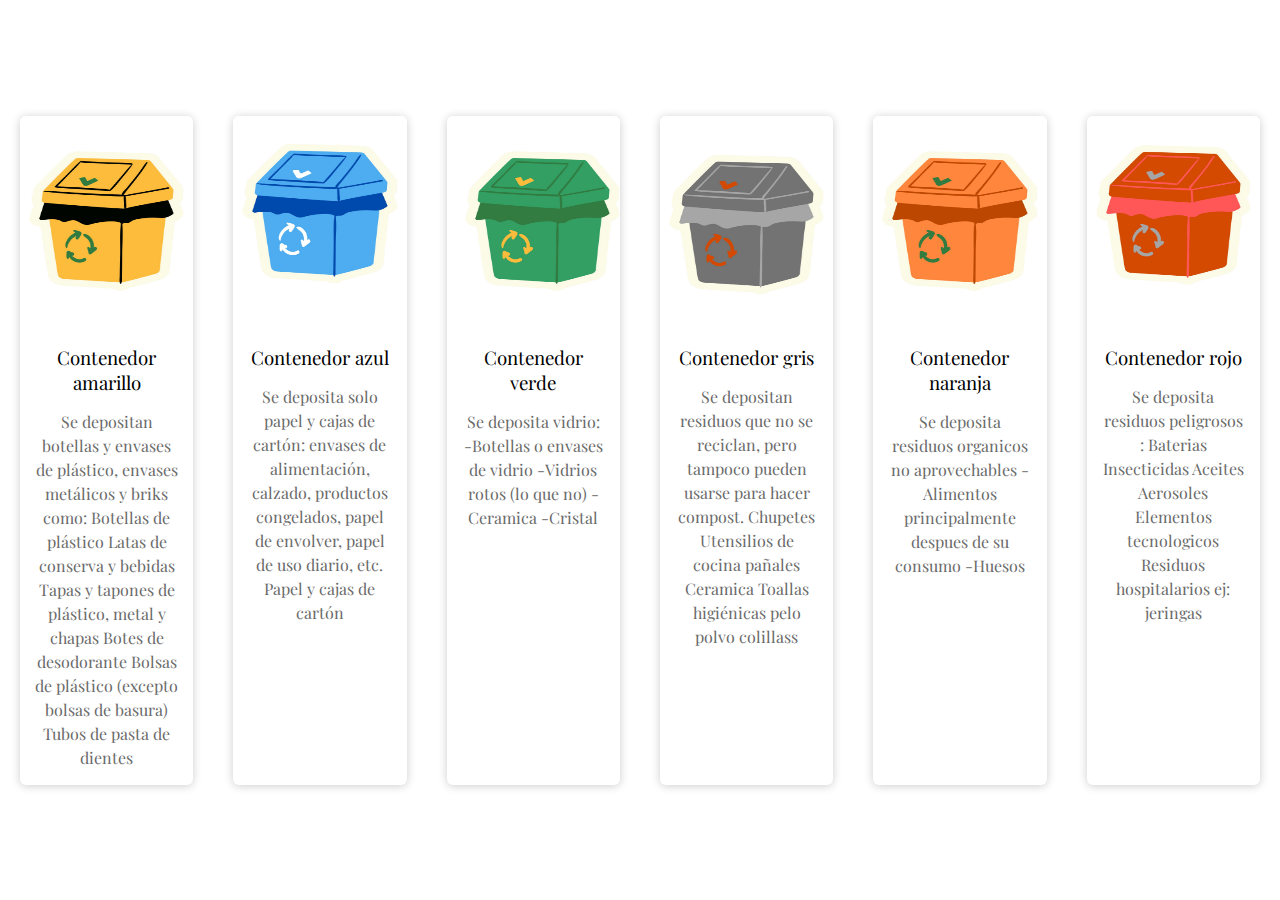
<file: cartas.html>
<!DOCTYPE html>
<html lang="es">

<head>
    <meta charset="UTF-8">
    <meta http-equiv="X-UA-Compatible" content="IE=edge">
    <meta name="viewport" content="width=device-width, initial-scale=1.0">
    <title>Que depositar</title>
    <link rel="stylesheet" href="css/cartas.css">
    <link rel="shortcut icon" href="https://cdn-icons-png.flaticon.com/512/1598/1598167.png" />
    <link rel="preconnect" href="https://fonts.googleapis.com">
    <link rel="preconnect" href="https://fonts.gstatic.com" crossorigin>
    <link href="https://fonts.googleapis.com/css2?family=Playfair+Display&display=swap" rel="stylesheet">
    <link rel="stylesheet" href="https://cdnjs.cloudflare.com/ajax/libs/font-awesome/4.7.0/css/font-awesome.min.css">
</head>
<body>
    <div class="container">
    <div class="card">
        <figure>
            <img src="imagensirris/18.jpg" alt="">
        </figure>
        <div class="contenido">
            <h3>Contenedor amarillo</h3>
            <p>Se depositan botellas y envases de plástico, envases metálicos y briks como: 
                Botellas de plástico
                Latas de conserva y bebidas
                Tapas y tapones de plástico, metal y chapas
                Botes de desodorante
                Bolsas de plástico (excepto bolsas de basura)
                Tubos de pasta de dientes</p>
        </div>
    </div>
    <div class="card">
        <figure>
            <img src="imagensirris/19.jpg" alt="">
        </figure>
        <div class="contenido">
            <h3>Contenedor azul</h3>
            <p>Se deposita solo papel y cajas de cartón: envases de alimentación, calzado, 
                productos congelados, papel de envolver, papel de uso diario, etc.
                Papel y cajas de cartón</p>
        </div> 
    </div>
    <div class="card">
        <figure>
            <img src="imagensirris/20.jpg" alt="">
        </figure>
        <div class="contenido">
            <h3>Contenedor verde</h3>
            <p>Se deposita vidrio: 
                -Botellas o envases de vidrio
                -Vidrios rotos
                (lo que no)
                -Ceramica
                -Cristal</p>
        </div> 
    </div>
    <div class="card">
        <figure>
            <img src="imagensirris/21.jpg" alt="">
        </figure>
        <div class="contenido">
            <h3>Contenedor gris</h3>
            <p>Se depositan residuos que no se reciclan, pero tampoco pueden usarse para hacer compost. 
                Chupetes
                Utensilios de cocina
                pañales
                Ceramica
                Toallas higiénicas
                pelo
                polvo
                colillass</p>
        </div> 
    </div>
    <div class="card">
        <figure>
            <img src="imagensirris/22.jpg" alt="">
        </figure>
        <div class="contenido">
            <h3>Contenedor naranja</h3>
            <p>Se deposita residuos organicos no aprovechables 
                -Alimentos principalmente despues de su consumo
                -Huesos</p>
        </div> 
    </div>
    <div class="card">
        <figure>
            <img src="imagensirris/23.jpg" alt="">
        </figure>
        <div class="contenido">
            <h3>Contenedor rojo</h3>
            <p>Se deposita residuos peligrosos : 
                Baterias
                Insecticidas
                Aceites
                Aerosoles
                Elementos tecnologicos
                Residuos hospitalarios ej: jeringas</p>
        </div> 
    </div>
</div>
</body>
</html>
</file>
<file: css/cartas.css>
*{
    margin: 0;
    padding: 0;
    box-sizing: border-box;
}
body {
    font-family: 'Playfair Display';
    width: 100%;
    height: 100vh;
    display: flex;
    justify-content: center;
    align-items: center;
}

.container{
    width: 100%;
    display: flex;
    max-width: 2000px;
}
.card{
    width: 20%;
    margin: 20px;
    border-radius: 6px;
    overflow: hidden;
    background: #fff;
    box-shadow: 0px 1px 10px rgba(0, 0, 0, 0.2);
    cursor: default;
    transition: all 400ms ease;
}
.card:hover{
    box-shadow: 5px 5px 20px rgba(0, 0, 0, 0.4);
    transform: translateY(-3%);
}
.card img{
    width: 100%;
    height: 210px;
}
.card .contenido{
    padding: 15px;
    text-align: center;
}
.card .contenido p{
    line-height: 1.5;
    color: #6a6a6a;
}
.card .contenido h3{
    font-weight: 400;
    margin-bottom: 15px;
}
</file>
